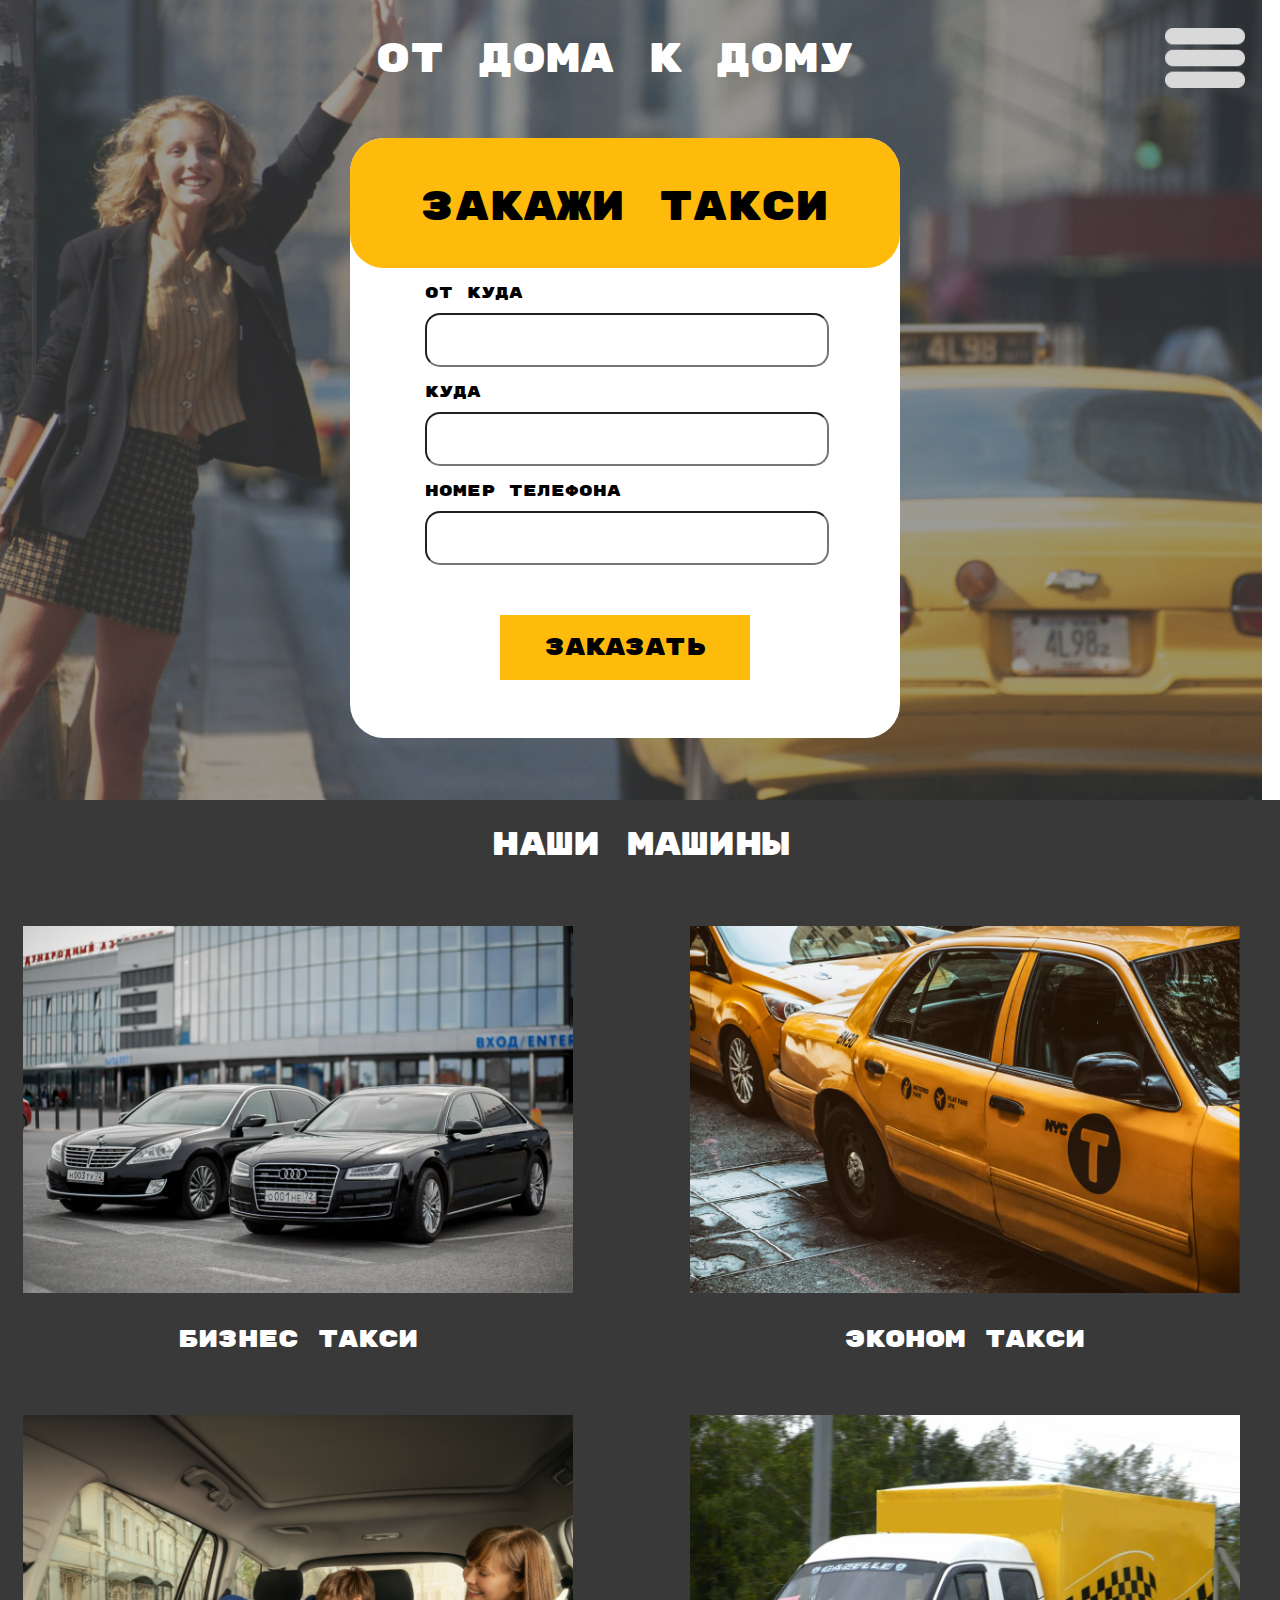
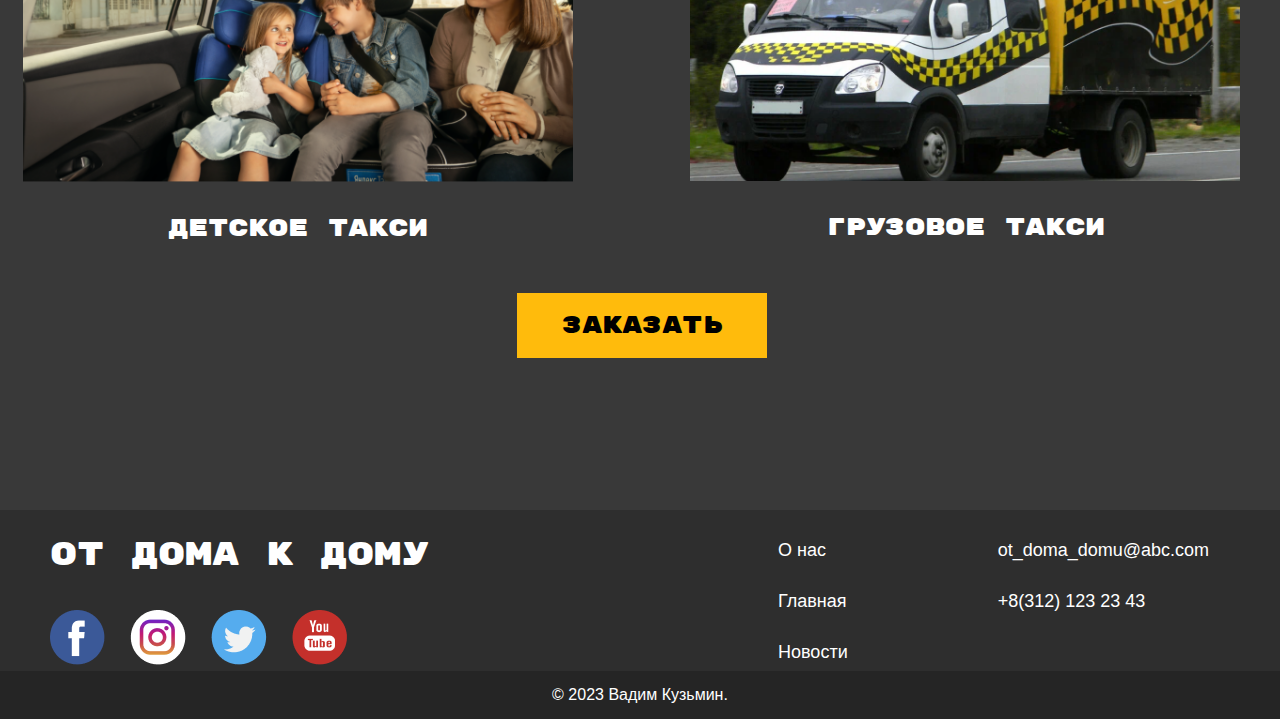
<file: index.html>
<!DOCTYPE html>
<html lang="en">
<head>
    <meta charset="UTF-8">
    <meta http-equiv="X-UA-Compatible" content="IE=edge">
    <meta name="viewport" content="width=device-width, initial-scale=1.0">
    <meta name="description" content="Главная">
    <link rel="stylesheet" href="style.css">
    <title>Taxi</title>
</head>
<body>

<header><!--header верхнее меню сайта-->
    <div class="color_header">
        <div class="logo_haeder">
            <p>От дома к дому</p>
        </div>
        <div class="text_header">
            <ul>
                <li><a href="new.html">Новости</a></li>
                <li> <a href="#scroll_cars">Машины</a></li>
                <li>О нас</li>
            </ul>
            <img src="images/burger.png" class="hamburger-menu" alt="hamburger">
        </div>
    </div>
</header>

<main><!--main Возможность заказа через форму, либо номер телефона и информация о услугах такси-->
    <div class="order">
        <div class="background">
            <div class="tel">
                <p>2-341-231</p>
            </div>
            <div class="border"></div>
            <div class="form">
                <div class="head"><p>закажи такси</p></div>
                <div class="data">
                    <p>От куда</p>
                    <input type="text">
                    <p>Куда</p>
                    <input type="text">
                    <p>Номер телефона</p>
                    <input type="text">
                    <button>Заказать</button>
                </div>
            </div>
            <div class="borderto"></div>
            <div class="telto">
                <p>2-341-231</p>
            </div>
        </div>
    </div>
    <div class="cars" id="scroll_cars">
        <div class="p_cars"><p>Наши машины</p></div>
        <div class="flex">
            <div>
                <img src="images/image4.png" alt="">
                <p>Бизнес такси</p>
            </div>
            <div>
                <img src="images/image1.png" alt="">
                <p>Эконом такси</p>
            </div>
        </div>
        <div class="flex">
            <div>
                <img src="images/image2.png" alt="">
                <p>Детское такси</p>
            </div>
            <div>
                <img src="images/image3.png" alt="">
                <p>Грузовое такси</p>
            </div>
        </div>
        <button>Заказать</button>
    </div>
</main>

<footer> <!--footer Контактная информация-->
    <div class="inf">
        <div class="inf_one">
            <p class="inf_logo">от дома к дому</p>
            <img src="images/facebook.png" alt="">
        </div>
        <div class="menu_inf">
            <p>О нас</p>
            <p>Главная</p>
            <p>Новости</p>
        </div>
        <div class="kont_inf">
            <p>ot_doma_domu@abc.com</p>
            <p>+8(312) 123 23 43</p>
        </div>
    </div>
    <div class="podval">
        <p>© 2023 Вадим Кузьмин. </p>
    </div>
</footer>
</body>
</html>
</file>
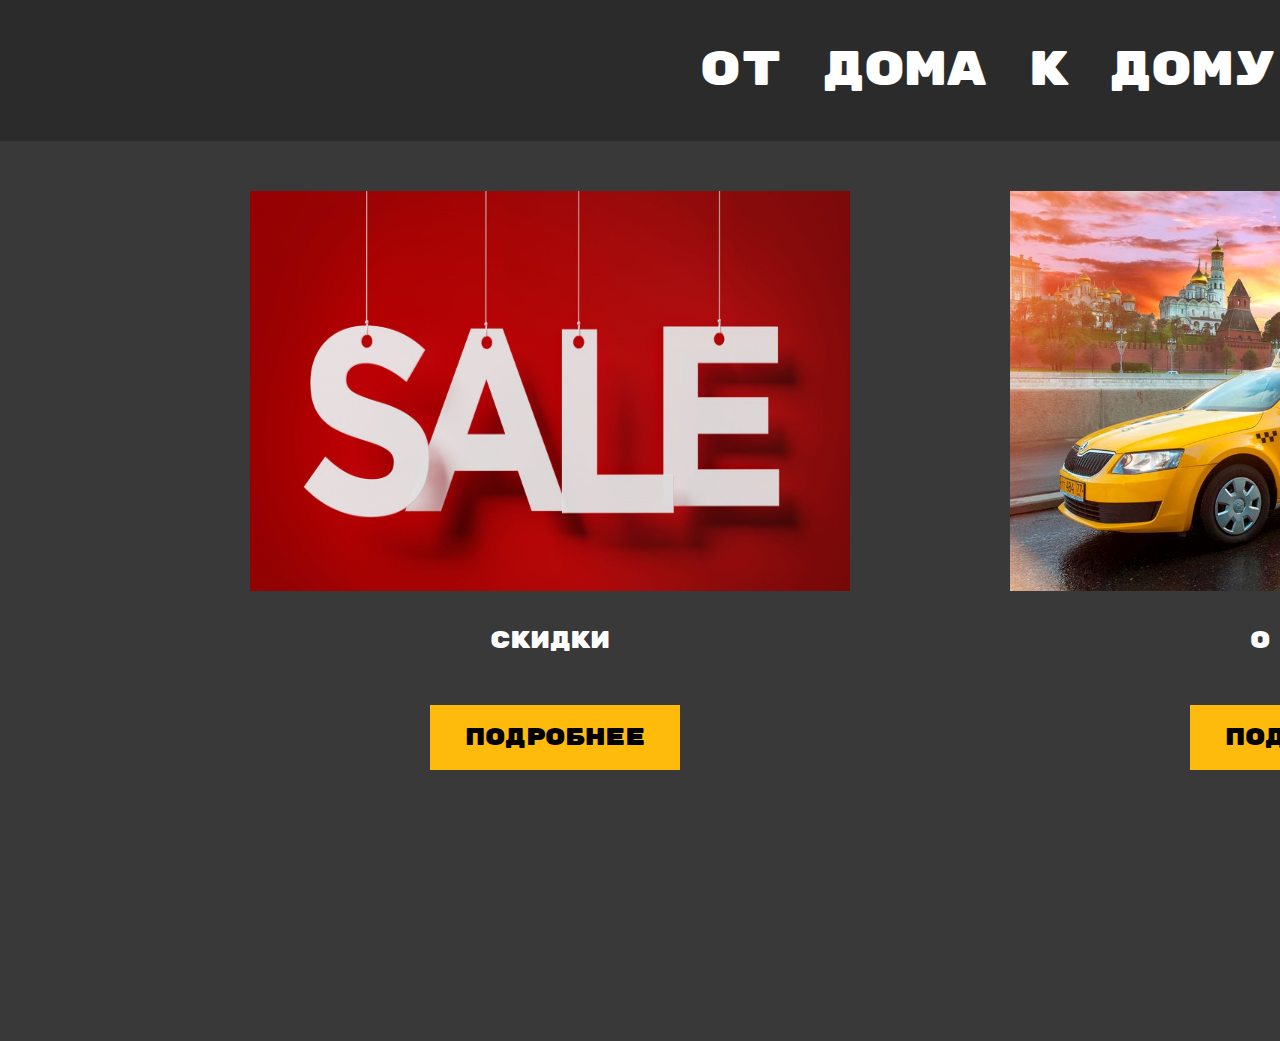
<file: new.html>
<!DOCTYPE html>
<html lang="en">
<head>
    <meta charset="UTF-8">
    <meta http-equiv="X-UA-Compatible" content="IE=edge">
    <meta name="viewport" content="width=device-width, initial-scale=1.0">
    <meta name="description" content="Новости">
    <title>Новости</title>
    <link rel="stylesheet" href="style.css">
</head>
<body>
    <header><!--header верхнее меню сайта-->
        <div class="color_header_new">
            <div class="logo_haeder_new">
                <a href="index.html">От дома к дому</a>
            </div>
        </div>
    </header>
    <main class="main_new">
        <div class="new_flex">
            <div>
                <img class="img_one" src="images/sale.jpg" alt="">
                <p class="text_new_flex">Скидки</p>
                <button class="button_one"><a href="newstwo.html">Подробнее</a></button>
            </div>
            <div>
                <img class="img_two" src="images/taxxii.jpg" alt="">
                <p class="text_new_flex">О нас</p>
                <button class="button_two"><a href="newsone.html">Подробнее</a></button>
            </div>
        </div>
    </main>
</body>
</html>
</file>
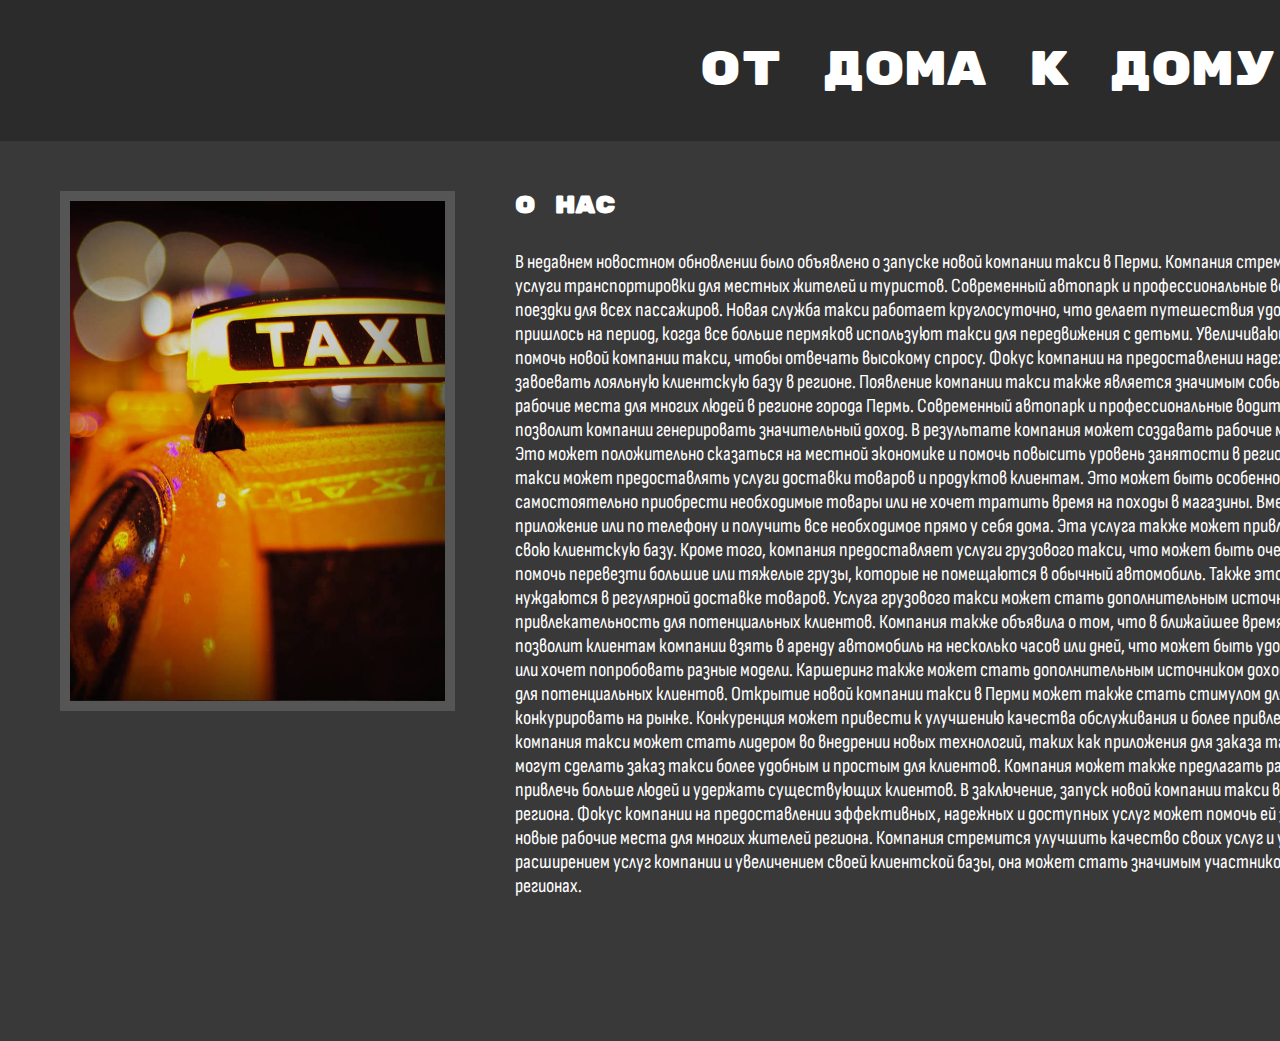
<file: newsone.html>
<!DOCTYPE html>
<html lang="en">
<head>
    <meta charset="UTF-8">
    <meta http-equiv="X-UA-Compatible" content="IE=edge">
    <meta name="viewport" content="width=device-width, initial-scale=1.0">
    <meta name="description" content="О компании такси">
    <link rel="stylesheet" href="style.css">
    <title>О нас</title>
</head>
<body>
    <header><!--header верхнее меню сайта-->
        <div class="color_header_new">
            <div class="logo_haeder_new">
                <a href="index.html">От дома к дому</a>
            </div>
        </div>
    </header>
    <main>
        <div class="main_new">
            <div class="flex_news_one">
                <img src="images/thumbnail.jpg" alt="">
                <div>
                    <h2>О нас</h2>
                <p>В недавнем новостном обновлении было объявлено о запуске новой компании такси в Перми. Компания стремится предоставить эффективные и надежные услуги транспортировки для местных жителей и туристов. Современный автопарк и профессиональные водители гарантируют комфортные и безопасные поездки для всех пассажиров. Новая служба такси работает круглосуточно, что делает путешествия удобными в любое время.
                    Появление новой службы такси пришлось на период, когда все больше пермяков используют такси для передвижения с детьми. Увеличивающийся спрос на услуги транспортировки может помочь новой компании такси, чтобы отвечать высокому спросу. Фокус компании на предоставлении надежных и эффективных услуг может помочь ей завоевать лояльную клиентскую базу в регионе.
                    Появление компании такси также является значимым событием, поскольку может предоставить новые рабочие места для многих людей в регионе города Пермь. Современный автопарк и профессиональные водители могут привлечь множество клиентов, что позволит компании генерировать значительный доход. В результате компания может создавать рабочие места для водителей, механиков и другого персонала. Это может положительно сказаться на местной экономике и помочь повысить уровень занятости в регионе.
                    Также следует отметить, что новая компания такси может предоставлять услуги доставки товаров и продуктов клиентам. Это может быть особенно удобно для тех, кто не имеет возможности самостоятельно приобрести необходимые товары или не хочет тратить время на походы в магазины. Вместо этого клиенты могут заказать доставку через приложение или по телефону и получить все необходимое прямо у себя дома. Эта услуга также может привлечь новых клиентов и помочь компании увеличить свою клиентскую базу.
                    Кроме того, компания предоставляет услуги грузового такси, что может быть очень полезно для многих клиентов. Эта услуга может помочь перевезти большие или тяжелые грузы, которые не помещаются в обычный автомобиль. Также это может быть очень удобно для компаний, которые нуждаются в регулярной доставке товаров. Услуга грузового такси может стать дополнительным источником дохода для компании и увеличить ее привлекательность для потенциальных клиентов.
                    Компания также объявила о том, что в ближайшее время начнет предоставлять услугу каршеринга. Это позволит клиентам компании взять в аренду автомобиль на несколько часов или дней, что может быть удобным для тех, кто временно нуждается в автомобиле или хочет попробовать разные модели. Каршеринг также может стать дополнительным источником дохода для компании и увеличить ее привлекательность для потенциальных клиентов.
                    Открытие новой компании такси в Перми может также стать стимулом для других компаний, чтобы улучшить свои услуги и конкурировать на рынке. Конкуренция может привести к улучшению качества обслуживания и более привлекательным ценам для клиентов. Кроме того, новая компания такси может стать лидером во внедрении новых технологий, таких как приложения для заказа такси, онлайн-карты и другие инновации, которые могут сделать заказ такси более удобным и простым для клиентов.
                    Компания может также предлагать различные акции и скидки для своих клиентов, чтобы привлечь больше людей и удержать существующих клиентов.
                    В заключение, запуск новой компании такси в Перми является положительным событием для региона. Фокус компании на предоставлении эффективных, надежных и доступных услуг может помочь ей завоевать лояльную клиентскую базу и создать новые рабочие места для многих жителей региона. Компания стремится улучшить качество своих услуг и удовлетворить потребности своих клиентов. С расширением услуг компании и увеличением своей клиентской базы, она может стать значимым участником в индустрии транспортировки в Перми и соседних регионах.
                    </p>
                </div>
                
            </div>
        </div>
    </main>
</body>
</html>
</file>
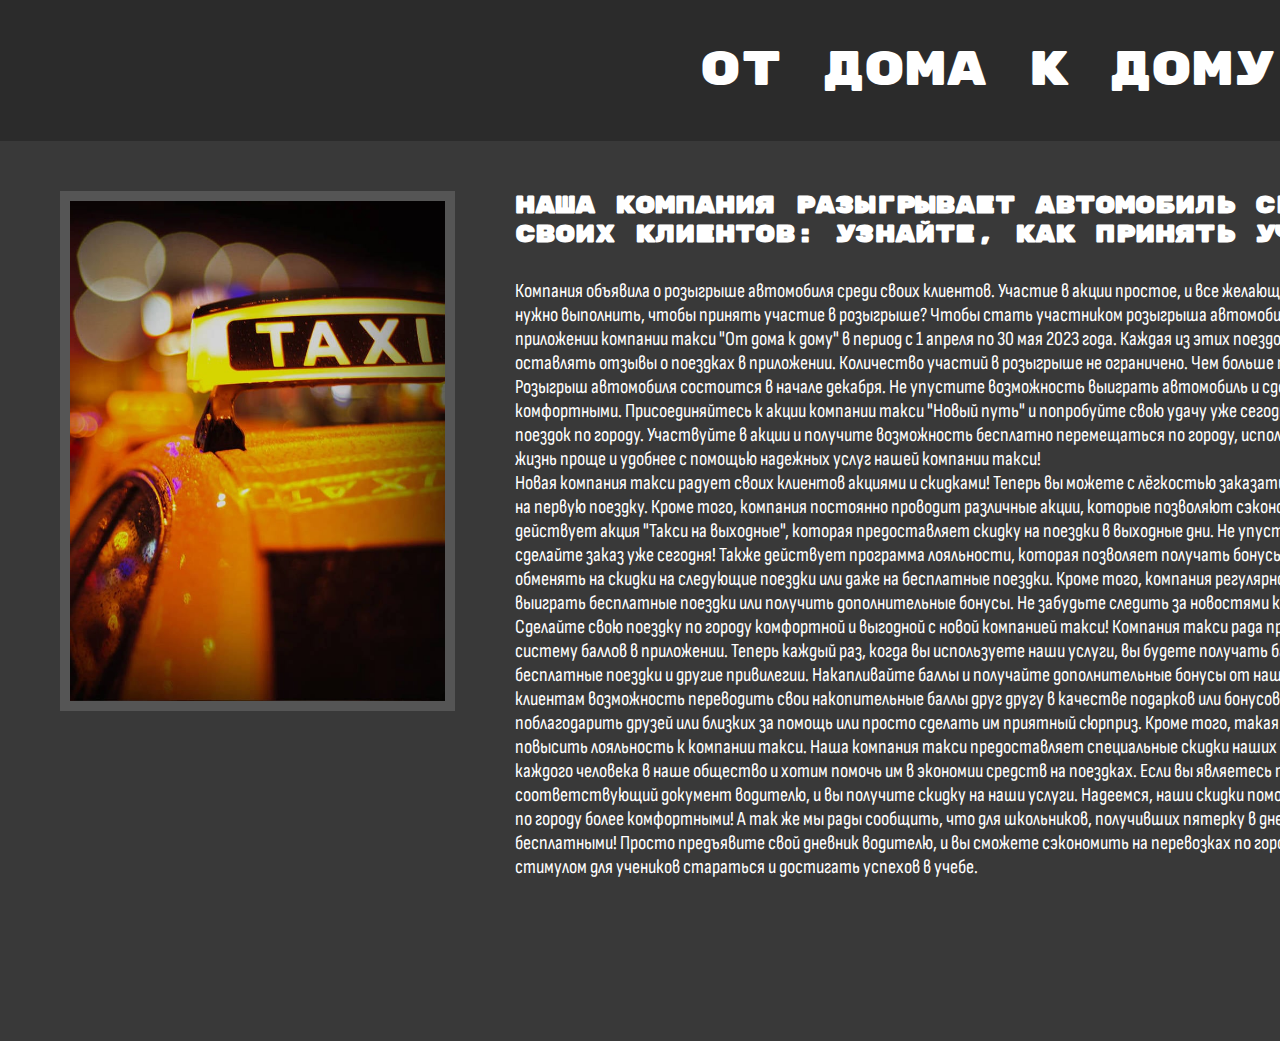
<file: newstwo.html>
<!DOCTYPE html>
<html lang="en">
<head>
    <meta charset="UTF-8">
    <meta http-equiv="X-UA-Compatible" content="IE=edge">
    <meta name="viewport" content="width=device-width, initial-scale=1.0">
    <meta name="description" content="Скидки и розыгрыши">
    <link rel="stylesheet" href="style.css">
    <title>Скидки</title>
</head>
<body>
    <header><!--header верхнее меню сайта-->
        <div class="color_header_new">
            <div class="logo_haeder_new">
                <a href="index.html">От дома к дому</a>
            </div>
        </div>
    </header>
    <main>
        <div class="main_new">
            <div class="flex_news_one">
                <img src="images/thumbnail.jpg" alt="">
                <div>
                    <h2>Наша компания разыгрывает автомобиль среди своих клиентов: узнайте, как принять участие!</h2>
                <p>Компания объявила о розыгрыше автомобиля среди своих клиентов. Участие в акции простое, и все желающие могут попробовать свою удачу. Какие условия нужно выполнить, чтобы принять участие в розыгрыше?
                    Чтобы стать участником розыгрыша автомобиля, необходимо совершить не менее 10 поездок в приложении компании такси "От дома к дому" в период с 1 апреля по 30 мая 2023 года. Каждая из этих поездок должна быть не менее 200 рублей. Также необходимо оставлять отзывы о поездках в приложении.
                    Количество участий в розыгрыше не ограничено. Чем больше поездок совершено, тем больше шансов на победу. Розыгрыш автомобиля состоится в начале декабря.
                     Не упустите возможность выиграть автомобиль и сделать свои поездки по городу еще более удобными и комфортными. Присоединяйтесь к акции компании такси "Новый путь" и попробуйте свою удачу уже сегодня!
                    Так-же компания проводит розыгрыш бесплатных поездок по городу. Участвуйте в акции и получите возможность бесплатно перемещаться по городу, используя услуги нашей компании такси. Сделайте свою жизнь проще и удобнее с помощью надежных услуг нашей компании такси!<br>
                    Новая компания такси радует своих клиентов акциями и скидками! Теперь вы можете с лёгкостью заказать автомобиль прямо из приложения и получить скидку на первую поездку. Кроме того, компания постоянно проводит различные акции, которые позволяют сэкономить на поездках по городу. Например, сейчас действует акция "Такси на выходные", которая предоставляет скидку на поездки в выходные дни. Не упустите возможность сэкономить на поездках и сделайте заказ уже сегодня!
                    Также действует программа лояльности, которая позволяет получать бонусы за каждую поездку. Собранные бонусы можно обменять на скидки на следующие поездки или даже на бесплатные поездки. Кроме того, компания регулярно проводит акции на социальных сетях, где можно выиграть бесплатные поездки или получить дополнительные бонусы. Не забудьте следить за новостями компании, чтобы не упустить выгодные предложения. Сделайте свою поездку по городу комфортной и выгодной с новой компанией такси!
                    Компания такси рада предложить своим клиентам новую накопительную систему баллов в приложении. Теперь каждый раз, когда вы используете наши услуги, вы будете получать баллы, которые в дальнейшем можно обменять на бесплатные поездки и другие привилегии. Накапливайте баллы и получайте дополнительные бонусы от нашей компании такси!  Мы предоставляем своим клиентам возможность переводить свои накопительные баллы друг другу в качестве подарков или бонусов. Это может стать отличным способом поблагодарить друзей или близких за помощь или просто сделать им приятный сюрприз. Кроме того, такая практика может привлечь новых клиентов и повысить лояльность к компании такси.
                    Наша компания такси предоставляет специальные скидки наших услуг для пенсионеров и студентов. Мы ценим вклад каждого человека в наше общество и хотим помочь им в экономии средств на поездках. Если вы являетесь пенсионером или студентом, просто предъявите соответствующий документ водителю, и вы получите скидку на наши услуги. Надеемся, наши скидки помогут вам сэкономить деньги и сделают ваши поездки по городу более комфортными!
                    А так же мы рады сообщить, что для школьников, получивших пятерку в дневнике, поездки нашим такси будут абсолютно бесплатными! Просто предъявите свой дневник водителю, и вы сможете сэкономить на перевозках по городу. Мы надеемся, что это станет хорошим стимулом для учеников стараться и достигать успехов в учебе.
                    </p>
                </div>
                
            </div>
        </div>
    </main>
</body>
</html>
</file>
<file: style.css>
@font-face {
    font-family: Rubik;
    src: url(font/Rubik/RubikMonoOne-Regular.ttf);
}
@font-face {
    font-family: Sofia;
    src: url(font/static/SofiaSansCondensed-Regular.ttf);
}

* {
    margin: 0;
    padding: 0;
    font-family: Rubik;
}
header {
    width: 100%;
}
.telto {
    display: none;
}
.text_header ul {
    display: flex;
    gap: 160px;
    color: white;
    text-decoration: none;
    list-style-type: none;
    font-size: 28px;
    margin-top: 42px;
    margin-left: 280px;
}
html {
    scroll-behavior: smooth;
}
.logo_haeder_new a{
    text-decoration: none;
    color: white;
    font-size: 48px;
    margin-left: 700px;
    padding-top: 60px;
    
}

.text_header ul a {
    text-decoration: none;
    color: white;
    scroll-behavior:smooth;
}
.text_header ul a:hover{
    color: #9f9f9f;
}
.color_header {
    display: flex;
    background-color: #2B2B2B;

    height: 121px;
}
header {
    background-color: #2B2B2B;
}
.logo_haeder {
    color: white;
    margin-top: 35px;
    margin-left: 65px;
    font-size: 40px;
}
.hamburger-menu {
    width: 60px;
    height: 60px;
    display: none;
}
.background {
    background-image: url(images/Group\ 9357\ \(1\).png);

    height: 1077px;
    display: flex;

}
.tel {
    font-size: 80px;
    padding-top: 520px;
    margin-left: 265px;
    letter-spacing: -10px;
    color: white;
}
.border {
    margin-top: 350px;
    margin-left: 140px;
    border: solid white;
    width: 5px;
    height: 450px;
    background-color: white;
    border-radius: 50px;
}
.form {
    background-color: white;
    border-radius: 34px;
    width: 550px;
    height: 600px;
    margin-top: 280px;
    margin-left: 100px;
}
.head {
    background-color: #FFBB0C;
    border-radius: 34px;
    font-size: 40px;
    height: 130px;
    text-align: center;
    width: 550px;
    
}
.head p {
    padding-top: 45px;
}
.data p {
    margin-left: 75px;
    padding-top: 15px;
}
.data input {
    margin-left: 75px;
    border-radius: 15px;
    width: 400px;
    height: 50px;
    margin-top: 10px;
}
.data button {
    border: none;
    background-color: #FFBB0C;
    height: 65px;
    width: 250px;
    margin-left: 150px;
    margin-top: 50px;
    font-size: 24px;
    cursor: pointer;
}
.data button:hover {
    color: white;
    
}
.cars {
    background-color: #393939;

    height: 1310px;
}
.p_cars {
    color: white;
    text-align: center;
    padding-top: 25px;
    font-size: 32px;
}
.flex {
    display: flex;
    color: white;
    text-align: center;
    font-size: 24px;
    gap: 200px;
    padding-top: 100px;
    margin-left: 235px;
}
.flex p {
    padding-top: 25px;
}
button {
    border: none;
    background-color: #FFBB0C;
    height: 65px;
    width: 250px;
    margin-top: 50px;
    font-size: 24px;
    margin-left: 795px;
    cursor: pointer;
}
.inf {
    display: flex;
    background-color: #2E2E2E;
    font-family: Arial, Helvetica, sans-serif;
    font-size: 18px;
    color: white;
    gap: 150px;
}
.inf .inf_logo {
    font-family: Rubik;
    font-size: 32px;
    padding-bottom: 35px;
    padding-top: 25px;
}
.inf p {
    font-family: Arial, Helvetica, sans-serif;

    padding-top: 30px;
}
.inf_one {
    margin-left: 50px;
    margin-right: 750px;
}
.podval {
    background-color: #252525;
    color: white;
    text-align: center;
}
.podval p {
    padding-top: 15px;
    padding-bottom: 15px;
    font-family: Arial, Helvetica, sans-serif;
}
@media screen and (max-width:1280px) {
  
    .logo_haeder {
        margin-left: 376px;
    }
    .hamburger-menu {
        display: block;
        margin: -14px 0 0 313px;
        width: 80px;
        height: 60px;
    }
    .text_header ul li {
        display: none;
    }
    .color_header {
        height: 0px;
    }
    .tel {
        display: none;
    }
    .border {
        display: none;
    }
    .form {
        margin-top: 138px;
        margin-left: 350px;
    }
    .background {
        width: 1262px;
        height: 800px;
        background-size: cover;
    }
    .flex img{
        width: 550px;
    }
    .flex {
        gap: 117px;
        padding-top: 61px;
        margin-left: 23px;
    }
    .cars button {
        margin-left: 517px;
    }
    .inf_one {
        margin-right: 200px;
    }
}
@media screen and (max-width:720px) {
    .logo_haeder {
        margin-left: 117px;
        margin-right: -284px;
    }
    .background {
        background-image: url(images/mobile.png);
        width: 720px;
        background-size: cover;
        display: block;
        height: 1024px;
        padding-top: 1px;
    }
    .form {
        margin-left: 88px;
        margin-top: 121px;
    }
    .telto {
        display: block;
        font-size: 80px;
        padding-top: 50px;
        margin-left: 94px;
        letter-spacing: -10px;
        color: white;
    }
    .borderto {
        margin-top: 50px;
        margin-left: 140px;
        border: solid white;
        width: 450px;
        height: 5px;
        background-color: white;
        border-radius: 50px;
    }
    .flex {
        display: block;
        margin-left: 0px;
    }
    .cars {
        height: 2058px;
    }
    .cars button {
        margin-left: 233px;
    }
    .podval {
        display: none;
    }
    .inf_one img {
        display: none;
    }
    .kont_inf {
        display: none;
    }
    .menu_inf {
        display: none;
        
    }
    .inf_one {
        margin-left: 167px;
        margin-right: 0px;
    }
}
.main_new {
    background-color: #393939;
    height: 900px;
}
.color_header_new {
    background-color: #2B2B2B;
    height: 121px;
    padding-top: 40px;
    margin-bottom: -20px;
}
.new_flex {
    display: flex;
    margin-left: 90px;
}

.new_flex div img {
    width: 600px;
    height: 400px;
    margin-left: 160px;
    margin-top: 50px;
}
.new_flex div button {
    margin-left: 340px;
    cursor: pointer;
}
.new_flex div button a {
    text-decoration: none;
    list-style-type: none;
    color: black;
}
.text_new_flex {
    color: white;
    font-size: 24px;
    margin-top: 30px;
    margin-left: 400px;
}
.flex_news_one {
    display: flex;
}
.flex_news_one img {
    height: 500px;
    margin-top: 50px;
    margin-left: 60px;
    border: 10px solid rgb(85, 85, 85);
}
.flex_news_one p {
    width: 1150px;
    color: white;
    font-family: Sofia;
    font-size: 20px;
    margin-left: 60px;
    margin-right: 200px;
    margin-top: 30px;
}
.flex_news_one h2 {
    color: white;
    margin-left: 60px;
    margin-right: 400px;
    margin-top: 50px;
}
</file>
